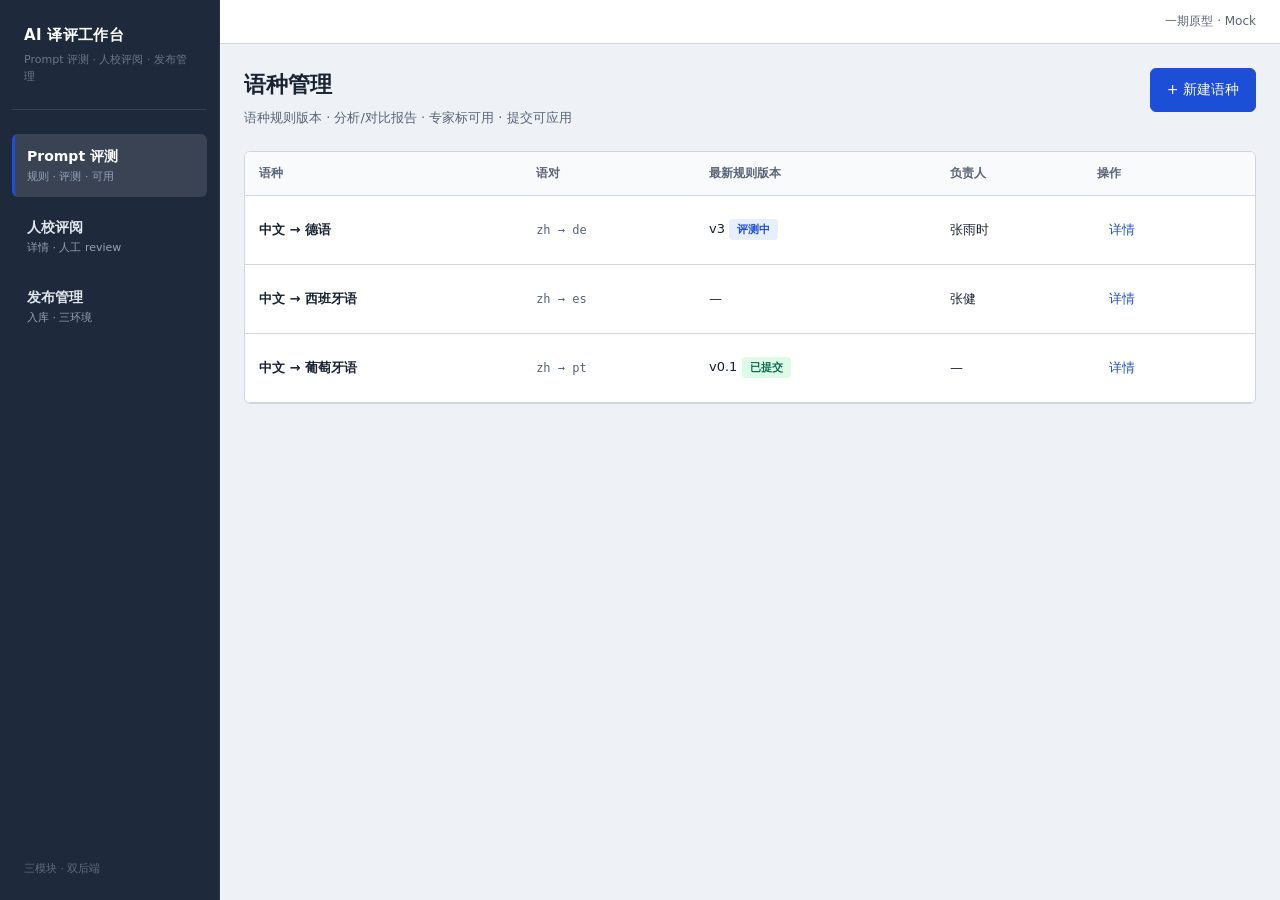
<file: index.html>
<!DOCTYPE html>
<html lang="zh-CN">
  <head>
    <meta charset="UTF-8" />
    <meta http-equiv="refresh" content="0; url=eval-prototype/index.html#/iter" />
    <title>AI 译评工作台 · 一期原型</title>
    <script>
      location.replace("eval-prototype/index.html#/iter");
    </script>
  </head>
  <body>
    <p>
      正在打开原型… 若未跳转，请点
      <a href="eval-prototype/index.html#/iter">Prompt 评测</a>、
      <a href="eval-prototype/index.html#/config">发布管理（完整原型）</a> 或
      <a href="publish-mvp/index.html">发布管理 MVP</a>
    </p>
  </body>
</html>
</file>
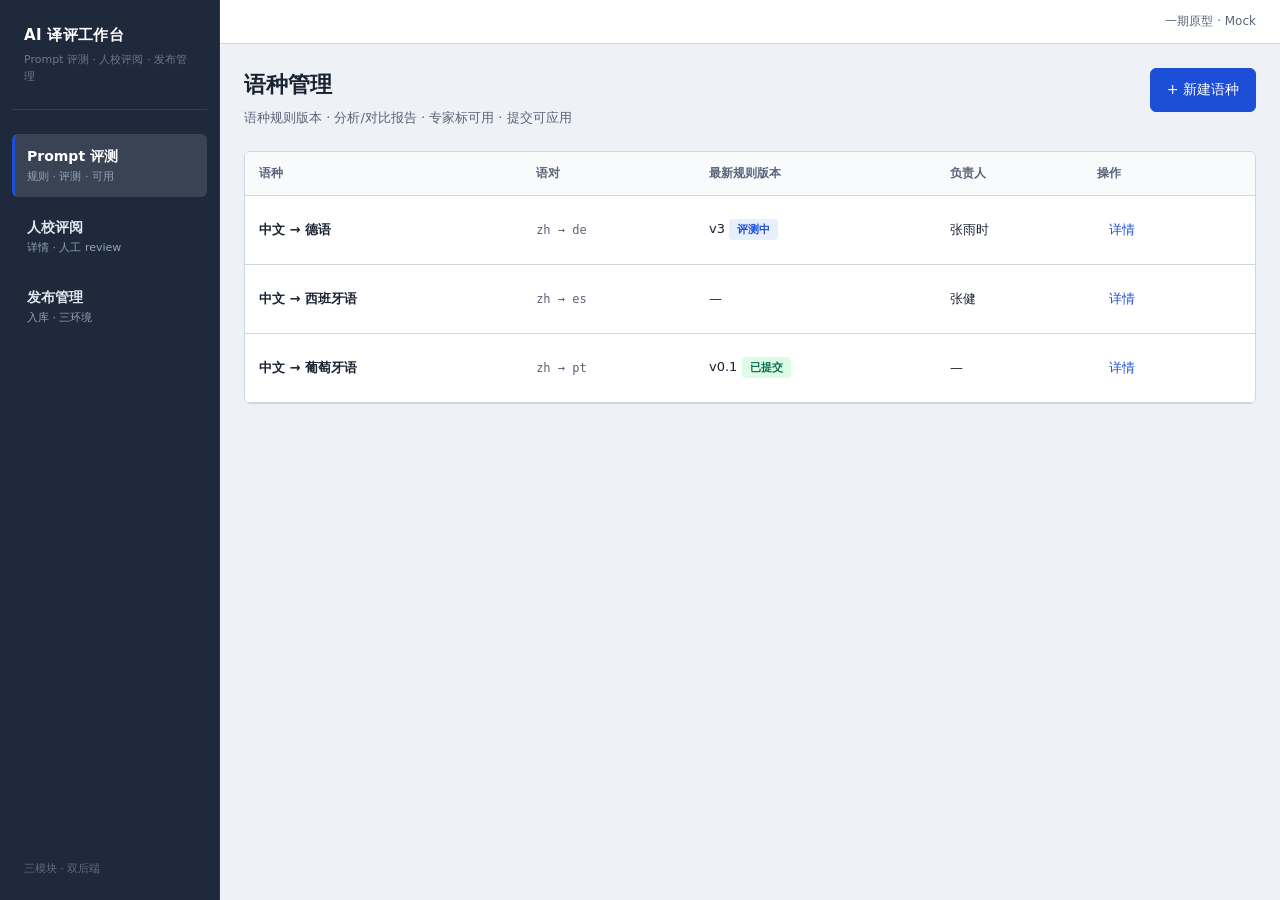
<file: eval-prototype/index.html>
<!DOCTYPE html>
<html lang="zh-CN">
  <head>
    <meta charset="UTF-8" />
    <meta name="viewport" content="width=device-width, initial-scale=1" />
    <title>AI 译评工作台 · 一期原型</title>
    <link rel="stylesheet" href="styles.css" />
  </head>
  <body class="app-shell">
    <aside id="app-sidebar" class="app-sidebar" aria-label="一级导航"></aside>
    <div class="app-main">
      <header class="site-header" aria-label="页面工具栏">
        <span class="site-hint">一期原型 · Mock</span>
      </header>
      <main id="app" class="app-content"></main>
    </div>
    <script src="mock-data.js"></script>
    <script src="app.js"></script>
  </body>
</html>
</file>
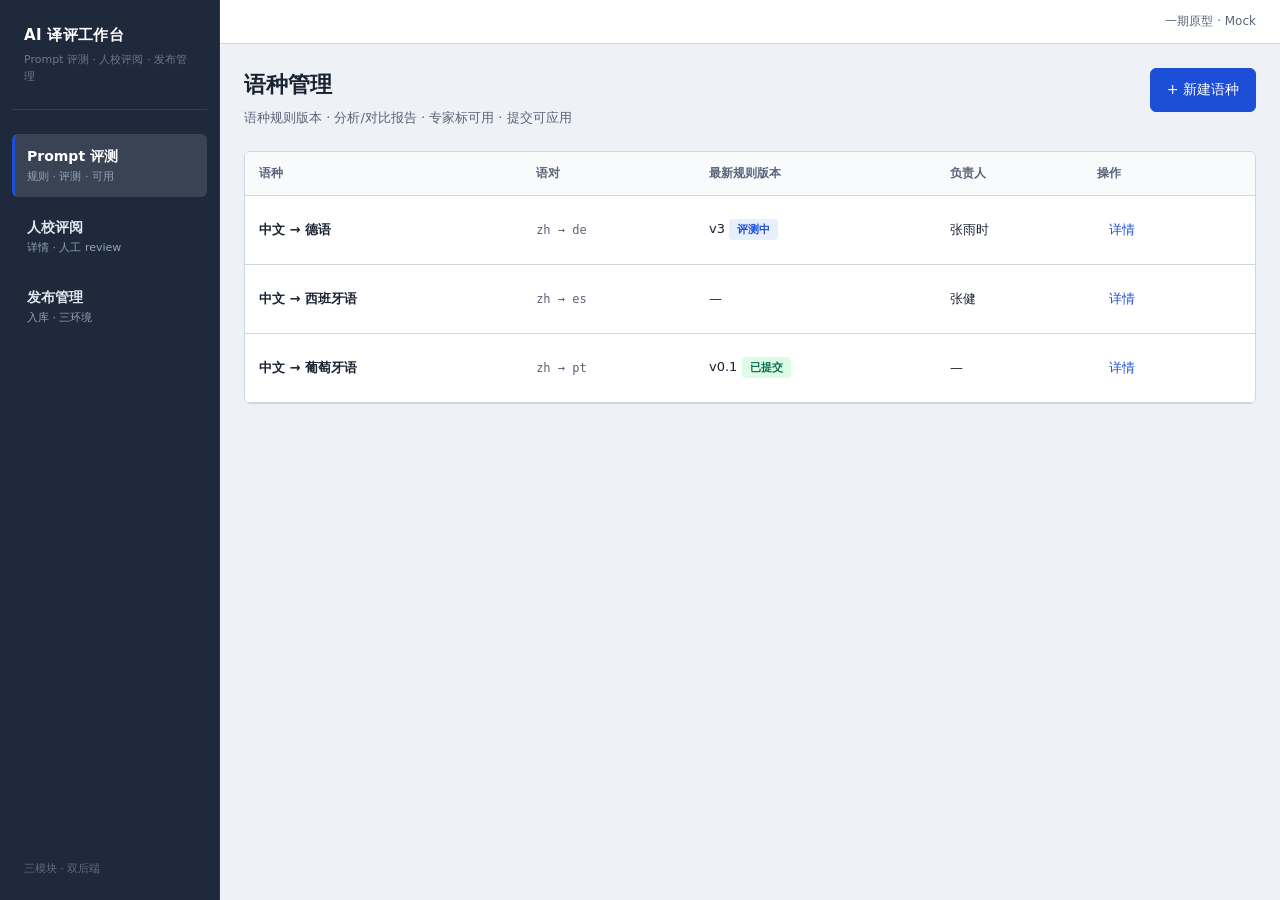
<file: prototype/index.html>
<!DOCTYPE html>
<html lang="zh-CN">
  <head>
    <meta charset="UTF-8" />
    <meta http-equiv="refresh" content="0; url=../eval-prototype/index.html" />
    <title>跳转 · AI 译评工作台</title>
    <script>
      location.replace("../eval-prototype/index.html#/iter");
    </script>
  </head>
  <body>
    <p>
      已合并至
      <a href="../eval-prototype/index.html">AI 译评工作台原型</a>
    </p>
  </body>
</html>
</file>
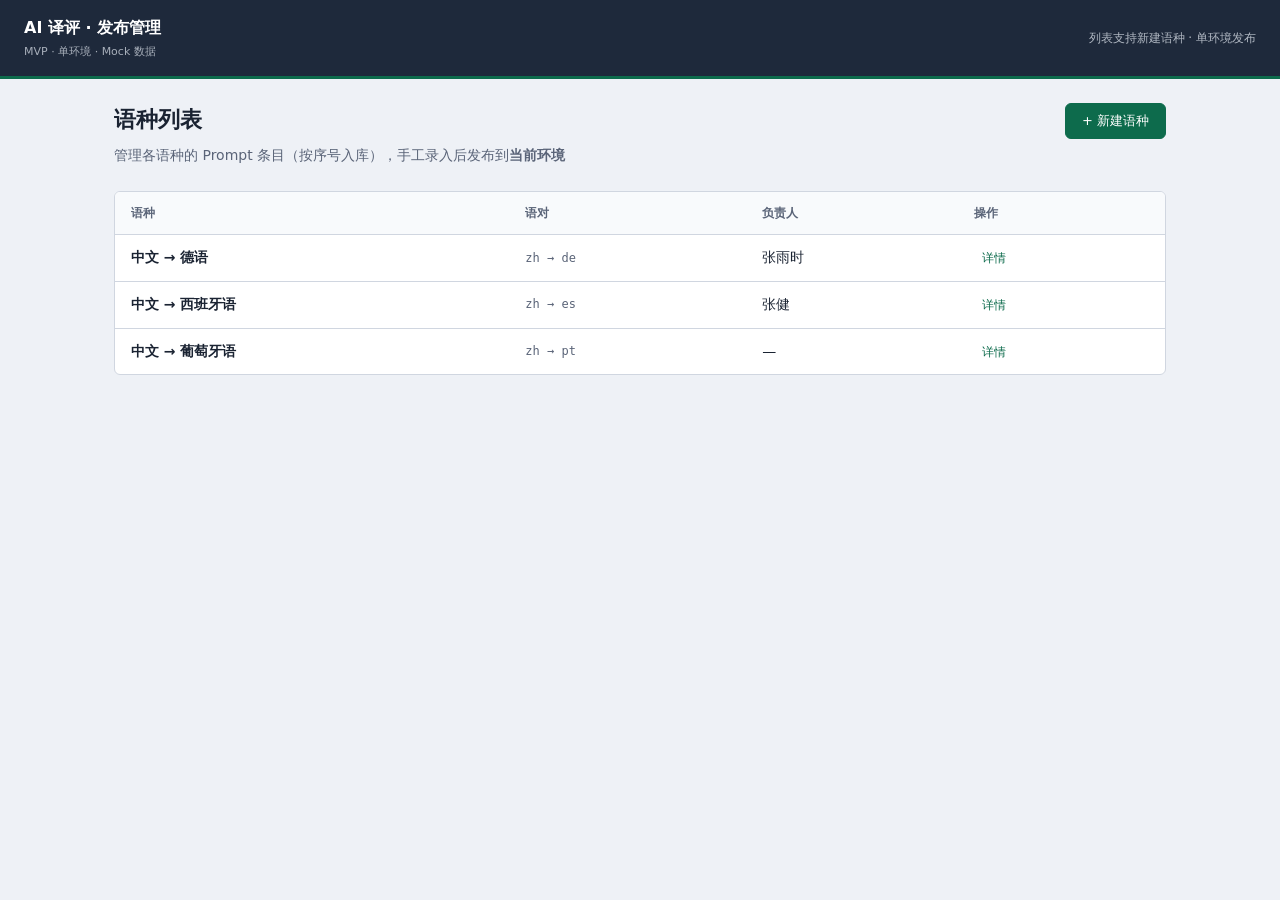
<file: publish-mvp/index.html>
<!DOCTYPE html>
<html lang="zh-CN">
  <head>
    <meta charset="UTF-8" />
    <meta name="viewport" content="width=device-width, initial-scale=1" />
    <title>发布管理 · MVP 原型</title>
    <link rel="stylesheet" href="styles.css" />
  </head>
  <body class="mvp-shell">
    <header class="mvp-header">
      <div class="mvp-brand">
        <span class="mvp-brand-title">AI 译评 · 发布管理</span>
        <span class="mvp-brand-sub">MVP · 单环境 · Mock 数据</span>
      </div>
      <span class="mvp-hint">列表支持新建语种 · 单环境发布</span>
    </header>
    <main id="app" class="mvp-main"></main>
    <script src="mock-data.js"></script>
    <script src="app.js"></script>
  </body>
</html>
</file>
<file: eval-prototype/styles.css>
:root {
  /* Spacing · 8dp grid (ui-ux-pro-max) */
  --space-1: 4px;
  --space-2: 8px;
  --space-3: 12px;
  --space-4: 16px;
  --space-5: 24px;
  --space-6: 32px;

  /* Semantic colors */
  --color-bg: #eef1f6;
  --color-surface: #ffffff;
  --color-surface-raised: #f8fafc;
  --color-border: #d0d6e0;
  --color-border-strong: #a8b4c8;
  --color-text: #1a2332;
  --color-text-muted: #5a6478;
  --color-primary: #1d4ed8;
  --color-primary-hover: #1e40af;
  --color-primary-subtle: #e8effc;
  --color-success: #0d6b4c;
  --color-success-subtle: #dcfce7;
  --color-danger: #b42318;
  --color-danger-subtle: #fee2e2;
  --color-warning: #7a5a00;
  --color-warning-subtle: #fff8e1;
  --color-header: #1e293b;
  --color-header-muted: #94a3b8;
  --color-on-primary: #ffffff;
  --color-focus-ring: #2563eb;
  --color-config: #0d6b4c;
  --color-config-hover: #095548;
  --color-config-subtle: #ecfdf5;
  --color-review: #7c3aed;
  --color-review-hover: #6d28d9;
  --color-review-subtle: #f5f3ff;

  --radius-sm: 4px;
  --radius-md: 6px;
  --radius-lg: 8px;
  --font-sans: system-ui, -apple-system, "PingFang SC", "Helvetica Neue", sans-serif;
  --font-mono: ui-monospace, "SF Mono", Menlo, monospace;
  --duration-fast: 150ms;
  --duration-normal: 220ms;
  --touch-min: 44px;
  --z-sticky: 10;
  --z-toast: 10000;

  /* Legacy aliases (existing rules) */
  --bg: var(--color-bg);
  --surface: var(--color-surface);
  --border: var(--color-border);
  --text: var(--color-text);
  --muted: var(--color-text-muted);
  --accent: var(--color-primary);
  --accent-hover: var(--color-primary-hover);
  --accent-soft: var(--color-primary-subtle);
  --pass: var(--color-success);
  --fail: var(--color-danger);
  --warn: var(--color-warning);
  --radius: var(--radius-md);
  --font: var(--font-sans);
  --mono: var(--font-mono);
}

@media (prefers-reduced-motion: reduce) {
  *,
  *::before,
  *::after {
    animation-duration: 0.01ms !important;
    animation-iteration-count: 1 !important;
    transition-duration: 0.01ms !important;
  }
}

:focus {
  outline: none;
}
:focus-visible {
  outline: 2px solid var(--color-focus-ring);
  outline-offset: 2px;
}

* {
  box-sizing: border-box;
}
body {
  margin: 0;
  font: 14px/1.55 var(--font);
  color: var(--text);
  background: var(--bg);
}

.app-shell {
  display: flex;
  min-height: 100vh;
  min-height: 100dvh;
}

.app-sidebar {
  flex: 0 0 220px;
  width: 220px;
  background: var(--color-header);
  color: var(--color-header-muted);
  display: flex;
  flex-direction: column;
  padding: var(--space-5) var(--space-3);
  border-right: 1px solid rgba(255, 255, 255, 0.06);
}

.sidebar-brand {
  padding: 0 var(--space-3) var(--space-5);
  margin-bottom: var(--space-2);
  border-bottom: 1px solid rgba(255, 255, 255, 0.1);
}
.sidebar-brand-title {
  display: block;
  font-size: 15px;
  font-weight: 600;
  color: var(--color-on-primary);
  letter-spacing: 0.02em;
}
.sidebar-brand-sub {
  display: block;
  margin-top: var(--space-1);
  font-size: 11px;
  opacity: 0.65;
}

.sidebar-nav {
  display: flex;
  flex-direction: column;
  gap: var(--space-2);
  flex: 1;
  padding-top: var(--space-4);
}

.sidebar-nav-link {
  display: flex;
  flex-direction: column;
  gap: 2px;
  min-height: var(--touch-min);
  padding: var(--space-3) var(--space-3);
  text-decoration: none;
  border-radius: var(--radius-md);
  border-left: 3px solid transparent;
  transition: background var(--duration-fast) ease, border-color var(--duration-fast) ease;
}
.sidebar-nav-link:hover {
  background: rgba(255, 255, 255, 0.08);
  color: var(--color-on-primary);
}
.sidebar-nav-link.is-active {
  background: rgba(255, 255, 255, 0.12);
  border-left-color: var(--color-primary);
}
body.module-config .sidebar-nav-link.is-active {
  border-left-color: var(--color-config);
}
body.module-review .sidebar-nav-link.is-active {
  border-left-color: var(--color-review);
}
.sidebar-nav-label {
  font-size: 14px;
  font-weight: 600;
  color: var(--color-on-primary);
}
.sidebar-nav-link:not(.is-active) .sidebar-nav-label {
  color: #e2e8f0;
}
.sidebar-nav-desc {
  font-size: 11px;
  line-height: 1.35;
  color: var(--color-header-muted);
}

.sidebar-foot {
  margin: var(--space-5) var(--space-3) 0;
  font-size: 11px;
  line-height: 1.4;
  opacity: 0.55;
}

.app-main {
  flex: 1;
  min-width: 0;
  display: flex;
  flex-direction: column;
  min-height: 100vh;
  min-height: 100dvh;
}

.site-header {
  flex-shrink: 0;
  background: var(--color-surface);
  color: var(--color-text);
  padding: var(--space-3) var(--space-5);
  display: flex;
  align-items: center;
  justify-content: flex-end;
  border-bottom: 1px solid var(--border);
}
.site-header .site-hint {
  font-size: 12px;
  color: var(--muted);
}

.app-content {
  flex: 1;
}

@media (max-width: 720px) {
  .app-shell {
    flex-direction: column;
  }
  .app-sidebar {
    flex: none;
    width: 100%;
    flex-direction: row;
    flex-wrap: wrap;
    align-items: center;
    padding: var(--space-3);
  }
  .sidebar-brand {
    border-bottom: none;
    padding-bottom: 0;
    margin-bottom: 0;
    margin-right: auto;
  }
  .sidebar-nav {
    flex-direction: row;
    flex: none;
    padding-top: 0;
    gap: var(--space-2);
  }
  .sidebar-nav-link {
    border-left: none;
    border-bottom: 3px solid transparent;
  }
  .sidebar-nav-link.is-active {
    border-left: none;
    border-bottom-color: var(--color-primary);
  }
  body.module-config .sidebar-nav-link.is-active {
    border-bottom-color: var(--color-config);
  }
  body.module-review .sidebar-nav-link.is-active {
    border-bottom-color: var(--color-review);
  }
  .sidebar-foot {
    display: none;
  }
}
.app-page-iter {
  --app-accent: var(--color-primary);
}
.app-page-config {
  --app-accent: var(--color-config);
}
.app-page-review {
  --app-accent: var(--color-review);
}
.app-page-config .btn-primary {
  background: var(--color-config);
  border-color: var(--color-config);
}
.app-page-config .btn-primary:hover:not(:disabled) {
  background: var(--color-config-hover);
}
/* 列表「新建语种」仅 Prompt 评测（工作台主色） */
.btn-primary[data-act="new-lang"] {
  background: var(--color-primary);
  border-color: var(--color-primary);
}
.btn-primary[data-act="new-lang"]:hover:not(:disabled) {
  background: var(--color-primary-hover);
  border-color: var(--color-primary-hover);
}

.sidebar-cross {
  margin-top: auto;
  padding: var(--space-4) var(--space-3) 0;
  border-top: 1px solid rgba(255, 255, 255, 0.1);
}
.sidebar-cross-link {
  display: block;
  font-size: 12px;
  color: #a7f3d0;
  text-decoration: none;
  padding: var(--space-2) var(--space-2);
  border-radius: var(--radius-sm);
  min-height: var(--touch-min);
  line-height: 1.4;
}
.sidebar-cross-link:hover {
  background: rgba(255, 255, 255, 0.08);
  color: #ecfdf5;
}

.btn-danger {
  color: var(--color-danger);
  border-color: var(--color-danger);
  background: var(--color-surface);
}
.btn-danger:hover:not(:disabled) {
  background: var(--color-danger-subtle);
  color: var(--color-danger);
}
.btn-danger:disabled {
  opacity: 0.45;
}

.modal-backdrop {
  position: fixed;
  inset: 0;
  z-index: 9999;
  display: flex;
  align-items: center;
  justify-content: center;
  padding: var(--space-5);
  background: rgba(15, 23, 42, 0.45);
  overflow-y: auto;
}
.page {
  max-width: 1080px;
  margin: 0 auto;
  padding: var(--space-5);
}
.page-head {
  display: flex;
  justify-content: space-between;
  align-items: flex-start;
  gap: var(--space-5);
  margin-bottom: var(--space-5);
  flex-wrap: wrap;
}
.page-head h1 {
  margin: 0 0 6px;
  font-size: 22px;
}
.lede,
.sub {
  margin: 0;
  font-size: 13px;
  color: var(--muted);
  line-height: 1.5;
}
.back {
  display: inline-flex;
  align-items: center;
  min-height: var(--touch-min);
  margin-bottom: var(--space-2);
  font-size: 13px;
  color: var(--muted);
  text-decoration: none;
}
.back:hover {
  color: var(--accent);
}
.page-detail > .back {
  margin-bottom: var(--space-3);
}

.lang-nav {
  display: flex;
  gap: 4px;
  flex-wrap: wrap;
  margin-bottom: 24px;
  border-bottom: 1px solid var(--border);
  padding-bottom: 0;
}
.lang-nav a {
  padding: 10px 14px;
  font-size: 13px;
  color: var(--muted);
  text-decoration: none;
  border-bottom: 2px solid transparent;
  margin-bottom: -1px;
}
.lang-nav a:hover {
  color: var(--text);
}
.lang-nav a.active {
  color: var(--accent);
  border-bottom-color: var(--accent);
  font-weight: 600;
}

.card {
  background: var(--surface);
  border: 1px solid var(--border);
  border-radius: var(--radius);
}
.card-list {
  overflow: hidden;
}
.section {
  margin-bottom: var(--space-5);
}
.section-title {
  margin: 0 0 var(--space-3);
  font-size: 15px;
  font-weight: 600;
}
.section-head-row {
  display: flex;
  align-items: center;
  justify-content: space-between;
  gap: var(--space-3);
  flex-wrap: wrap;
  margin-bottom: var(--space-2);
}
.section-head-row .section-title {
  margin: 0;
}
.section-head-row + .tool-hint {
  margin-top: 0;
  margin-bottom: var(--space-3);
}
.snap-pre-unified {
  max-height: 420px;
  overflow: auto;
}

table.simple {
  width: 100%;
  border-collapse: collapse;
  font-size: 13px;
}
table.simple th,
table.simple td {
  padding: 12px 14px;
  text-align: left;
  border-bottom: 1px solid var(--border);
}
table.simple th {
  font-weight: 600;
  color: var(--muted);
  font-size: 12px;
  background: var(--color-surface-raised);
}
table.simple tr.clickable {
  cursor: pointer;
}
table.simple tr.clickable:hover td {
  background: var(--accent-soft);
}
table.simple tr.no-hover:hover td {
  background: inherit;
}

.btn {
  font: inherit;
  font-size: 14px;
  min-height: var(--touch-min);
  padding: var(--space-2) var(--space-4);
  border-radius: var(--radius);
  border: 1px solid var(--border);
  background: var(--surface);
  cursor: pointer;
  color: var(--text);
  transition: border-color var(--duration-fast) ease,
    background var(--duration-fast) ease;
}
.btn:hover {
  border-color: var(--color-border-strong);
}
.btn:disabled {
  opacity: 0.42;
  cursor: not-allowed;
}
.btn-primary {
  background: var(--accent);
  border-color: var(--accent);
  color: var(--color-on-primary);
}
.btn-primary:hover:not(:disabled) {
  background: var(--accent-hover);
}
.btn-primary:disabled {
  opacity: 0.45;
  cursor: not-allowed;
}
.btn-sm {
  min-height: var(--touch-min);
  padding: var(--space-2) var(--space-3);
  font-size: 13px;
}
.btn-link {
  border: none;
  background: none;
  color: var(--accent);
  min-height: var(--touch-min);
  padding: var(--space-2) var(--space-3);
}
.row-actions {
  display: flex;
  gap: var(--space-2);
  align-items: center;
  flex-wrap: wrap;
}

.badge {
  display: inline-block;
  padding: 2px 8px;
  border-radius: 4px;
  font-size: 11px;
  font-weight: 600;
}
.badge-pending_eval {
  background: var(--color-surface-raised);
  color: var(--muted);
}
.badge-usable {
  background: var(--color-success-subtle);
  color: var(--pass);
}
.badge-unusable {
  background: var(--color-danger-subtle);
  color: var(--fail);
}
.badge-submitted {
  background: var(--color-success-subtle);
  color: var(--pass);
}
.badge-pass {
  background: var(--color-success-subtle);
  color: var(--pass);
}
.badge-fail {
  background: var(--color-danger-subtle);
  color: var(--fail);
}
.badge-pending {
  background: var(--color-warning-subtle);
  color: var(--warn);
}
.badge-running {
  background: var(--color-primary-subtle);
  color: var(--accent);
}
.badge-done {
  background: var(--color-surface-raised);
  color: var(--muted);
}

.mono {
  font-family: var(--mono);
  font-size: 12px;
}
.empty {
  color: var(--muted);
  font-size: 13px;
}
.foot-note {
  margin-top: 16px;
  font-size: 12px;
  color: var(--muted);
}

.edit-tabs {
  display: flex;
  gap: 0;
  margin-bottom: 16px;
  border: 1px solid var(--border);
  border-radius: var(--radius);
  overflow: hidden;
  width: fit-content;
}
.edit-tabs button {
  border: none;
  background: #f8fafc;
  padding: 8px 16px;
  font: inherit;
  font-size: 13px;
  cursor: pointer;
  color: var(--muted);
}
.edit-tabs button.active {
  background: var(--surface);
  color: var(--accent);
  font-weight: 600;
  box-shadow: inset 0 -2px 0 var(--accent);
}

.slot-tabs {
  display: flex;
  gap: 6px;
  margin-bottom: 12px;
  flex-wrap: wrap;
}
.slot-tabs button {
  min-height: var(--touch-min);
  padding: var(--space-2) var(--space-3);
  font-size: 13px;
  border: 1px solid var(--border);
  border-radius: var(--radius);
  background: var(--surface);
  cursor: pointer;
}
.slot-tabs button.active {
  border-color: var(--accent);
  color: var(--accent);
  background: var(--accent-soft);
}

.readonly-block {
  margin: 0;
  padding: 12px 14px;
  background: #f4f6fa;
  border: 1px solid var(--border);
  border-radius: var(--radius);
  font: 12px/1.5 var(--mono);
  white-space: pre-wrap;
  word-break: break-word;
  overflow: auto;
}

/* 编辑弹窗：三槽切换时编辑区高度一致 */
.slot-editor-pane {
  height: 280px;
  margin: 0 0 10px;
}
.slot-editor-pane .block-editor {
  height: 100%;
  display: flex;
  flex-direction: column;
}
.slot-editor-pane .block-editor textarea,
.slot-editor-pane .slot-editor-view {
  flex: 1;
  width: 100%;
  height: 100%;
  min-height: 0;
  box-sizing: border-box;
  margin: 0;
  padding: 12px;
  border: 1px solid var(--border);
  border-radius: var(--radius);
  font: 12px/1.5 var(--mono);
  line-height: 1.5;
}
.slot-editor-pane .block-editor textarea {
  resize: none;
}
.slot-editor-pane .slot-editor-view {
  background: #f4f6fa;
  white-space: pre-wrap;
  word-break: break-word;
  overflow: auto;
}
.modal-sub {
  margin: 16px 0 8px;
  font-size: 13px;
  font-weight: 600;
}
.rules-snap-list {
  margin: 0 0 12px;
  padding-left: 20px;
  color: var(--muted);
  font-size: 13px;
}
.slot-tabs .tab-tag {
  font-size: 10px;
  font-weight: 500;
  color: var(--muted);
  margin-left: 4px;
}

.badge-muted {
  background: #e2e8f0;
  color: var(--muted);
  font-size: 11px;
  padding: 2px 8px;
  border-radius: 4px;
  font-weight: 500;
}

.block-editor textarea {
  width: 100%;
  font: 12px/1.5 var(--mono);
  padding: 12px;
  border: 1px solid var(--border);
  border-radius: var(--radius);
  resize: vertical;
}
.modal-wide .slot-editor-pane .block-editor textarea {
  resize: none;
}
.block-editor .slot-hint {
  font-size: 12px;
  color: var(--muted);
  margin-bottom: 8px;
}

.overview-grid {
  display: grid;
  grid-template-columns: repeat(auto-fill, minmax(200px, 1fr));
  gap: 12px;
}
.stat-pill {
  padding: 14px 16px;
  border: 1px solid var(--border);
  border-radius: var(--radius);
  background: var(--surface);
}
.stat-pill .k {
  font-size: 11px;
  color: var(--muted);
  text-transform: uppercase;
  letter-spacing: 0.03em;
}
.stat-pill .v {
  font-size: 18px;
  font-weight: 600;
  margin-top: 4px;
}

.gate-panel {
  padding: 0;
}
.gate-rules-table .gate-threshold-input {
  width: 100%;
  max-width: 120px;
  padding: 6px 8px;
  font: inherit;
  border: 1px solid var(--border);
  border-radius: var(--radius);
}
.gate-enable {
  display: inline-flex;
  align-items: center;
  gap: 6px;
  font-size: 13px;
  cursor: pointer;
}
.gate-verdict {
  font-size: 18px;
  font-weight: 600;
  margin-bottom: 8px;
}
.gate-rules-list {
  margin: 12px 0 0;
  padding-left: 18px;
  font-size: 13px;
}
.gate-rules-list li {
  margin-bottom: 6px;
}

.modal {
  background: var(--surface);
  border-radius: 8px;
  padding: 24px;
  max-width: 480px;
  width: 100%;
  max-height: 90vh;
  overflow: auto;
}
.modal-wide {
  max-width: 720px;
}
.modal h3 {
  margin: 0 0 12px;
}
.modal label {
  display: block;
  font-size: 13px;
  margin: 12px 0 6px;
}
.modal input,
.modal textarea,
.modal select {
  width: 100%;
  padding: 8px 10px;
  font: inherit;
  border: 1px solid var(--border);
  border-radius: var(--radius);
}
@media (max-width: 768px) {
  .modal input,
  .modal textarea,
  .modal select,
  .lang-select {
    font-size: 16px;
  }
}
.modal-ft {
  margin-top: 20px;
  display: flex;
  gap: 10px;
  justify-content: flex-end;
}
.card-placeholder {
  padding: var(--space-4) var(--space-5);
}
.card-placeholder .lede {
  margin-bottom: var(--space-4);
}

.card-placeholder {
  padding: var(--space-4) var(--space-5);
}
.card-placeholder .lede {
  margin-bottom: var(--space-4);
}

.banner {
  display: flex;
  justify-content: space-between;
  align-items: center;
  gap: 16px;
  padding: 14px 18px;
  background: var(--accent-soft);
  border: 1px solid #bfdbfe;
  border-radius: var(--radius);
  margin-bottom: 20px;
}

.tool-hint {
  background: #f8fafc;
  border: 1px dashed var(--border);
  border-radius: var(--radius);
  padding: 10px 14px;
  font-size: 12px;
  color: var(--muted);
  margin-bottom: 16px;
}

.section-head {
  display: flex;
  justify-content: space-between;
  align-items: baseline;
  gap: 12px;
  flex-wrap: wrap;
  margin-bottom: 12px;
}
.section-head .section-title {
  margin: 0;
}
.detail-head {
  margin-bottom: 20px;
}

.form-field {
  margin-bottom: 14px;
}
.form-field label {
  display: block;
  font-size: 13px;
  margin-bottom: 6px;
}
.form-preview {
  margin: 6px 0 0;
  font-size: 12px;
  color: var(--muted);
}
.modal-form input,
.modal-form select.lang-select {
  width: 100%;
  padding: 8px 10px;
  font: inherit;
  border: 1px solid var(--border);
  border-radius: var(--radius);
  background: var(--surface);
}
.toast {
  position: fixed;
  bottom: var(--space-5);
  left: 50%;
  transform: translateX(-50%) translateY(12px);
  z-index: var(--z-toast);
  max-width: min(420px, calc(100vw - var(--space-6)));
  padding: var(--space-3) var(--space-4);
  font-size: 14px;
  line-height: 1.45;
  color: var(--color-on-primary);
  background: var(--color-header);
  border-radius: var(--radius-lg);
  box-shadow: 0 8px 24px rgba(15, 23, 42, 0.28);
  opacity: 0;
  pointer-events: none;
  transition: opacity var(--duration-normal) ease,
    transform var(--duration-normal) ease;
}
.toast.show {
  opacity: 1;
  transform: translateX(-50%) translateY(0);
}

/* 点选列表：试点剧 / 对比版本 */
.pick-list {
  display: flex;
  flex-direction: column;
  gap: 8px;
  max-height: 220px;
  overflow-y: auto;
  padding: 4px 0;
}
.pick-item {
  display: flex;
  align-items: flex-start;
  gap: var(--space-2);
  width: 100%;
  text-align: left;
  min-height: var(--touch-min);
  padding: var(--space-3);
  border: 1px solid var(--border);
  border-radius: var(--radius);
  background: var(--surface);
  cursor: pointer;
  font: inherit;
  color: var(--text);
  transition: border-color 0.12s, background 0.12s;
}
.pick-item:hover {
  border-color: var(--color-border-strong);
  background: var(--color-surface-raised);
}
.pick-item.selected {
  border-color: var(--accent);
  background: var(--accent-soft);
}
.pick-box {
  flex-shrink: 0;
  width: 18px;
  height: 18px;
  margin-top: 1px;
  border: 2px solid var(--border);
  border-radius: 4px;
  background: var(--surface);
  position: relative;
}
.pick-item.selected .pick-box {
  border-color: var(--accent);
  background: var(--accent);
}
.pick-item.selected .pick-box::after {
  content: "";
  position: absolute;
  left: 5px;
  top: 1px;
  width: 5px;
  height: 10px;
  border: solid var(--color-on-primary);
  border-width: 0 2px 2px 0;
  transform: rotate(45deg);
}
.pick-text {
  flex: 1;
  min-width: 0;
}
.pick-label {
  display: block;
  font-weight: 500;
  line-height: 1.35;
}
.pick-sub {
  display: block;
  font-size: 12px;
  color: var(--muted);
  margin-top: 2px;
}

.col-actions {
  white-space: nowrap;
}

.save-hint {
  font-size: 12px;
  color: var(--muted);
  margin: 8px 0 0;
}
.check-group {
  display: flex;
  flex-direction: column;
  gap: 8px;
  padding: 8px 0;
}
.check-row {
  font-size: 13px;
  display: flex;
  align-items: flex-start;
  gap: 8px;
  cursor: pointer;
}
.modal-form textarea {
  width: 100%;
  font: inherit;
  padding: 8px 10px;
  border: 1px solid var(--border);
  border-radius: var(--radius);
}
.table-list th,
.table-list td {
  padding: 14px 16px;
}

/* —— 发布管理模块（合并自 Admin prototype）—— */
.badge-none {
  background: var(--color-surface-raised);
  color: var(--color-text-muted);
}
.badge-testing {
  background: var(--color-primary-subtle);
  color: var(--color-primary-hover);
}
.badge-staging {
  background: var(--color-warning-subtle);
  color: var(--color-warning);
}
.badge-production {
  background: var(--color-primary-subtle);
  color: var(--color-primary-hover);
}
.badge-offline {
  background: var(--color-danger-subtle);
  color: var(--color-danger);
}
.badge-source {
  background: var(--color-surface-raised);
  color: var(--muted);
  font-weight: 500;
}

/* 详情 · 环境摘要 + 模块 Tab（缩短单页滚动） */
.env-strip {
  display: flex;
  flex-wrap: wrap;
  align-items: center;
  gap: var(--space-2) var(--space-3);
  padding: var(--space-3) var(--space-4);
  margin-bottom: var(--space-4);
  background: var(--surface);
  border: 1px solid var(--border);
  border-radius: var(--radius-lg);
  font-size: 13px;
}
.env-strip-label {
  font-size: 11px;
  font-weight: 600;
  color: var(--muted);
  letter-spacing: 0.03em;
}
.env-chip {
  display: inline-flex;
  align-items: baseline;
  gap: var(--space-2);
  min-height: 32px;
  padding: var(--space-1) var(--space-3);
  background: var(--color-surface-raised);
  border: 1px solid var(--border);
  border-radius: 999px;
}
.env-chip-env {
  font-size: 11px;
  color: var(--muted);
}
.env-chip-ver {
  font-weight: 600;
  font-size: 13px;
}
.env-strip-link {
  margin-left: auto;
  min-height: var(--touch-min);
  display: inline-flex;
  align-items: center;
  padding: 0 var(--space-2);
  font-size: 13px;
  color: var(--accent);
  text-decoration: none;
  font-weight: 500;
}
.env-strip-link:hover {
  text-decoration: underline;
}

.page-detail .section {
  margin-bottom: var(--space-5);
}
.module-head {
  margin-bottom: var(--space-4);
}
.module-head-iter .lede,
.module-head-config .lede {
  margin-top: var(--space-2);
}

/* 渐进披露 · 发布历史 */
.section-collapsible {
  margin-bottom: var(--space-4);
}
.collapse-panel {
  border: 1px solid var(--border);
  border-radius: var(--radius-lg);
  background: var(--surface);
  overflow: hidden;
}
.collapse-summary {
  display: flex;
  align-items: center;
  gap: var(--space-2);
  min-height: var(--touch-min);
  padding: var(--space-3) var(--space-4);
  font-size: 15px;
  font-weight: 600;
  cursor: pointer;
  list-style: none;
  user-select: none;
}
.collapse-summary::-webkit-details-marker {
  display: none;
}
.collapse-summary::before {
  content: "";
  width: 8px;
  height: 8px;
  border-right: 2px solid var(--muted);
  border-bottom: 2px solid var(--muted);
  transform: rotate(-45deg);
  transition: transform var(--duration-fast) ease;
  flex-shrink: 0;
}
.collapse-panel[open] .collapse-summary::before {
  transform: rotate(45deg);
}
.collapse-panel[open] .collapse-summary {
  border-bottom: 1px solid var(--border);
}
.collapse-body.card {
  border: none;
  border-radius: 0;
  box-shadow: none;
}

.row-actions,
.snap-actions {
  display: flex;
  flex-wrap: wrap;
  gap: var(--space-2);
  align-items: center;
}
.row-actions select,
.modal-form select.lang-select {
  min-height: var(--touch-min);
  min-width: 96px;
  font-size: 13px;
  padding: var(--space-2) var(--space-3);
}

.snap-pre {
  font: 12px/1.45 var(--mono);
  background: var(--color-surface-raised);
  border: 1px solid var(--border);
  border-radius: var(--radius);
  padding: 12px;
  max-height: 200px;
  overflow: auto;
  white-space: pre-wrap;
  margin: 0 0 12px;
}

.foot-note {
  margin-top: 16px;
  font-size: 12px;
  color: var(--muted);
}
</file>
<file: publish-mvp/styles.css>
:root {
  --space-2: 8px;
  --space-3: 12px;
  --space-4: 16px;
  --space-5: 24px;
  --color-bg: #eef1f6;
  --color-surface: #fff;
  --color-border: #d0d6e0;
  --color-text: #1a2332;
  --color-text-muted: #5a6478;
  --color-config: #0d6b4c;
  --color-config-hover: #095548;
  --color-config-subtle: #ecfdf5;
  --color-success-subtle: #dcfce7;
  --color-header: #1e293b;
  --radius-md: 6px;
  --font: system-ui, -apple-system, "PingFang SC", sans-serif;
  --font-mono: ui-monospace, Menlo, monospace;
}

* {
  box-sizing: border-box;
}
body {
  margin: 0;
  font: 14px/1.55 var(--font);
  color: var(--color-text);
  background: var(--color-bg);
}

.mvp-shell {
  min-height: 100vh;
  min-height: 100dvh;
  display: flex;
  flex-direction: column;
}

.mvp-header {
  background: var(--color-header);
  color: #e2e8f0;
  padding: var(--space-4) var(--space-5);
  display: flex;
  flex-wrap: wrap;
  align-items: center;
  gap: var(--space-4);
  border-bottom: 3px solid var(--color-config);
}
.mvp-brand-title {
  display: block;
  font-weight: 600;
  font-size: 16px;
  color: #fff;
}
.mvp-brand-sub {
  display: block;
  font-size: 11px;
  opacity: 0.7;
  margin-top: 2px;
}
.mvp-hint {
  margin-left: auto;
  font-size: 12px;
  opacity: 0.75;
}

.mvp-main {
  flex: 1;
  padding: var(--space-5);
  max-width: 1100px;
  width: 100%;
  margin: 0 auto;
}

.page-head {
  display: flex;
  flex-wrap: wrap;
  align-items: flex-start;
  justify-content: space-between;
  gap: var(--space-4);
  margin-bottom: var(--space-5);
}
.page-head h1 {
  margin: 0 0 var(--space-2);
  font-size: 22px;
}
.lede {
  margin: 0;
  color: var(--color-text-muted);
  max-width: 52em;
}
.sub {
  color: var(--color-text-muted);
  font-size: 13px;
}
.mono {
  font-family: var(--font-mono);
  font-size: 12px;
}

.back {
  margin-bottom: var(--space-4);
}
.back a {
  color: var(--color-config);
  text-decoration: none;
  font-size: 13px;
}
.back a:hover {
  text-decoration: underline;
}

.card {
  background: var(--color-surface);
  border: 1px solid var(--color-border);
  border-radius: var(--radius-md);
  overflow: hidden;
}

.table {
  width: 100%;
  border-collapse: collapse;
}
.table th,
.table td {
  padding: var(--space-3) var(--space-4);
  text-align: left;
  border-bottom: 1px solid var(--color-border);
}
.table th {
  font-size: 12px;
  font-weight: 600;
  color: var(--color-text-muted);
  background: #f8fafc;
}
.table tbody tr:last-child td {
  border-bottom: none;
}
tr.clickable {
  cursor: pointer;
}
tr.clickable:hover td {
  background: var(--color-config-subtle);
}
tr.row-live td {
  background: var(--color-success-subtle);
}
.col-actions {
  white-space: nowrap;
}
.col-seq {
  width: 88px;
}

.badge {
  display: inline-block;
  font-size: 11px;
  padding: 2px 8px;
  border-radius: 4px;
  font-weight: 500;
}
.badge-production {
  background: #dcfce7;
  color: #0d6b4c;
}
.badge-staging {
  background: #fff8e1;
  color: #7a5a00;
}
.badge-none {
  background: #f1f5f9;
  color: var(--color-text-muted);
}
.badge-source {
  background: #e8effc;
  color: #1d4ed8;
}
.badge-live {
  background: var(--color-config);
  color: #fff;
}

.tag-live {
  font-size: 11px;
  color: var(--color-config);
  font-weight: 600;
}

.empty,
.empty-inline {
  color: var(--color-text-muted);
  text-align: center;
  padding: var(--space-5);
}
.empty-inline {
  margin: 0;
  text-align: left;
  padding: 0;
}

.section {
  margin-top: var(--space-5);
}
.section-head {
  display: flex;
  align-items: baseline;
  gap: var(--space-3);
  margin-bottom: var(--space-3);
}
.section-head h2 {
  margin: 0;
  font-size: 16px;
}

.btn {
  display: inline-flex;
  align-items: center;
  justify-content: center;
  min-height: 36px;
  padding: 0 var(--space-4);
  font: inherit;
  font-size: 13px;
  border: 1px solid var(--color-border);
  border-radius: var(--radius-md);
  background: var(--color-surface);
  color: var(--color-text);
  cursor: pointer;
}
.btn:hover:not(:disabled) {
  background: #f8fafc;
}
.btn-primary {
  background: var(--color-config);
  border-color: var(--color-config);
  color: #fff;
}
.btn-primary:hover:not(:disabled) {
  background: var(--color-config-hover);
}
.btn-sm {
  min-height: 32px;
  padding: 0 var(--space-3);
  font-size: 12px;
}
.btn-link {
  border: none;
  background: transparent;
  color: var(--color-config);
  padding: 0 var(--space-2);
  min-height: auto;
}
.btn-link:hover {
  text-decoration: underline;
  background: transparent;
}
.btn-publish {
  background: transparent;
  border-color: var(--color-border);
  color: var(--color-text-muted);
  font-weight: 400;
}
.btn-publish:hover:not(:disabled) {
  background: #f8fafc;
  border-color: var(--color-config);
  color: var(--color-config);
}

.modal-backdrop {
  position: fixed;
  inset: 0;
  background: rgba(15, 23, 42, 0.45);
  display: flex;
  align-items: center;
  justify-content: center;
  padding: var(--space-5);
  z-index: 1000;
}
.modal {
  background: var(--color-surface);
  border-radius: var(--radius-md);
  padding: 28px 32px;
  max-width: 520px;
  width: 100%;
  max-height: 90vh;
  overflow: auto;
  box-shadow: 0 12px 40px rgba(0, 0, 0, 0.15);
}
.modal-wide {
  max-width: 720px;
}
.modal-prompt {
  max-width: 900px;
  width: min(92vw, 900px);
}
.modal-prompt textarea,
.modal-prompt .prompt-pre {
  width: 100%;
  box-sizing: border-box;
}
.modal-prompt textarea {
  min-height: 300px;
  resize: vertical;
}
.modal h3 {
  margin: 0 0 var(--space-3);
}
.modal-ft {
  display: flex;
  justify-content: flex-end;
  gap: var(--space-3);
  margin-top: var(--space-5);
}
.form-field {
  margin-bottom: var(--space-4);
}
.form-field label {
  display: block;
  font-size: 13px;
  font-weight: 500;
  margin-bottom: var(--space-2);
}
.form-field em {
  color: #b42318;
  font-style: normal;
}
.form-preview {
  margin: 6px 0 0;
  font-size: 12px;
  color: var(--color-text-muted);
}
.form-field select.lang-select {
  width: 100%;
  font: inherit;
  padding: var(--space-3);
  border: 1px solid var(--color-border);
  border-radius: var(--radius-md);
  min-height: 40px;
}
.form-field input,
.form-field textarea {
  width: 100%;
  font: inherit;
  padding: var(--space-3);
  border: 1px solid var(--color-border);
  border-radius: var(--radius-md);
}
.prompt-pre {
  font-family: var(--font-mono);
  font-size: 12px;
  line-height: 1.5;
  background: #f8fafc;
  border: 1px solid var(--color-border);
  border-radius: var(--radius-md);
  padding: var(--space-4);
  white-space: pre-wrap;
  word-break: break-word;
  max-height: 50vh;
  overflow: auto;
  margin: 0;
}

.toast {
  position: fixed;
  bottom: var(--space-5);
  left: 50%;
  transform: translateX(-50%) translateY(12px);
  background: var(--color-header);
  color: #fff;
  padding: var(--space-3) var(--space-5);
  border-radius: var(--radius-md);
  font-size: 13px;
  opacity: 0;
  pointer-events: none;
  transition: opacity 0.2s, transform 0.2s;
  z-index: 10000;
}
.toast.is-visible {
  opacity: 1;
  transform: translateX(-50%) translateY(0);
}

@media (max-width: 640px) {
  .mvp-header {
    flex-direction: column;
    align-items: flex-start;
  }
  .mvp-hint {
    margin-left: 0;
  }
  .table {
    font-size: 13px;
  }
}
</file>
